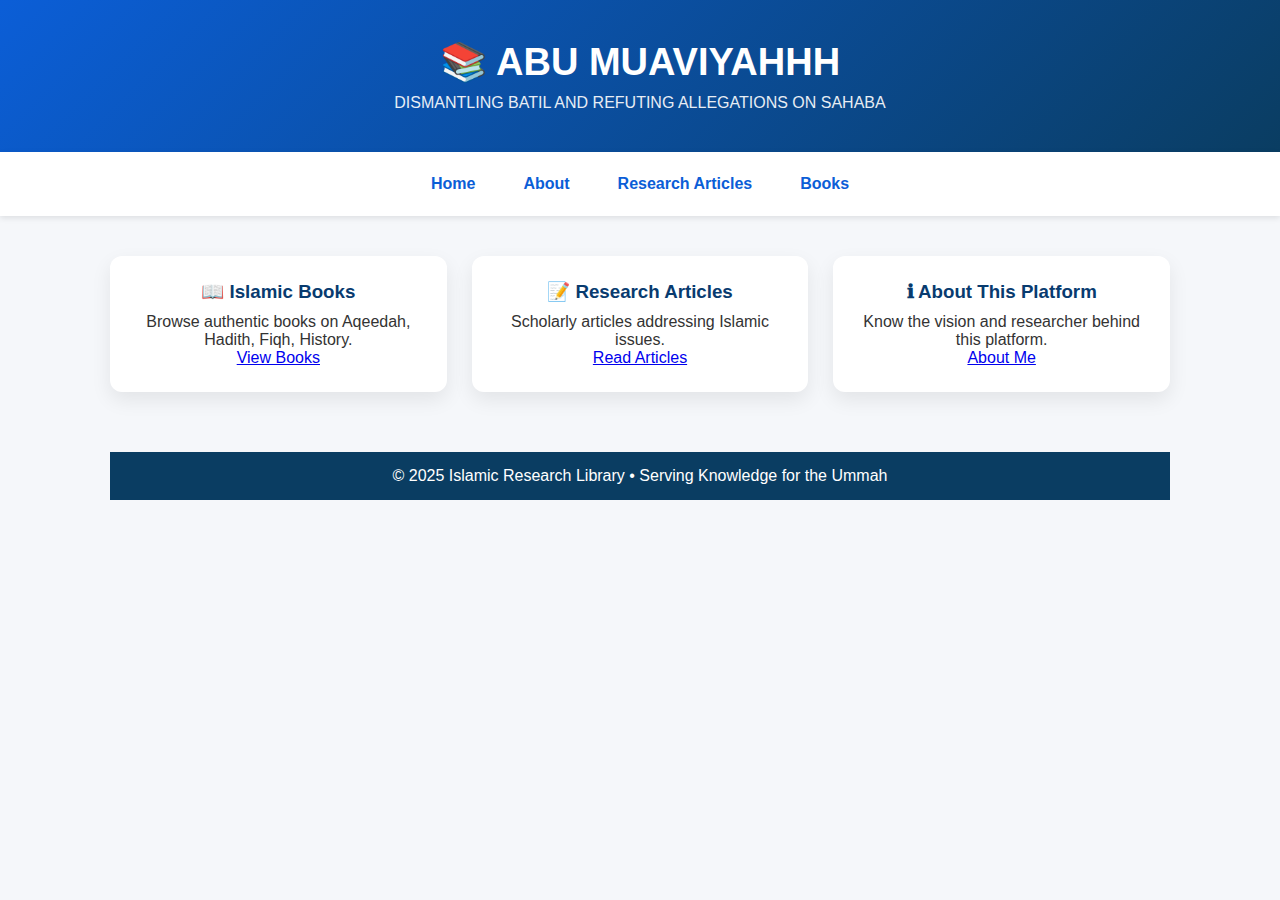
<file: templates/user/index.html>
<!DOCTYPE html>
<html lang="en">
<head>
    <meta charset="UTF-8">
    <title>Islamic Research Library</title>

    <link rel="stylesheet" href="/static/css/style.css">

    <style>
        body {
            font-family: "Segoe UI", Arial, sans-serif;
            margin: 0;
            background: #f5f7fa;
            color: #333;
        }

        header {
            background: linear-gradient(135deg, #0b5ed7, #0a3d62);
            color: white;
            padding: 40px 20px;
            text-align: center;
        }

        nav {
            background: white;
            display: flex;
            justify-content: center;
            gap: 20px;
            padding: 15px;
            box-shadow: 0 2px 6px rgba(0,0,0,0.1);
            position: sticky;
            top: 0;
        }

        nav a {
            text-decoration: none;
            color: #0b5ed7;
            font-weight: 600;
            padding: 8px 14px;
            border-radius: 6px;
        }

        nav a:hover {
            background: #0b5ed7;
            color: white;
        }

        .container {
            max-width: 1100px;
            margin: 40px auto;
            padding: 0 20px;
        }

        .cards {
            display: grid;
            grid-template-columns: repeat(auto-fit, minmax(250px, 1fr));
            gap: 25px;
        }

        .card {
            background: white;
            padding: 25px;
            border-radius: 12px;
            box-shadow: 0 8px 20px rgba(0,0,0,0.08);
            text-align: center;
        }

        footer {
            margin-top: 60px;
            background: #0a3d62;
            color: white;
            text-align: center;
            padding: 15px;
        }
    </style>
</head>

<body>

<header>
    <h1>📚 ABU MUAVIYAHHH</h1>
    <p>DISMANTLING BATIL AND REFUTING ALLEGATIONS ON SAHABA</p>
</header>

<nav>
    <a href="/user">Home</a>
    <a href="/about">About</a>
    <a href="/articles">Research Articles</a>
    <a href="/books">Books</a>

</nav>


<div class="container">
    <div class="cards">

        <div class="card">
            <h3>📖 Islamic Books</h3>
            <p>Browse authentic books on Aqeedah, Hadith, Fiqh, History.</p>
            <a href="/books">View Books</a>
        </div>

        <div class="card">
            <h3>📝 Research Articles</h3>
            <p>Scholarly articles addressing Islamic issues.</p>
            <a href="/articles">Read Articles</a>
        </div>

        <div class="card">
            <h3>ℹ About This Platform</h3>
            <p>Know the vision and researcher behind this platform.</p>
            <a href="/about">About Me</a>
        </div>

     
</div>

<footer>
    © 2025 Islamic Research Library • Serving Knowledge for the Ummah
</footer>

</body>
</html>
</file>
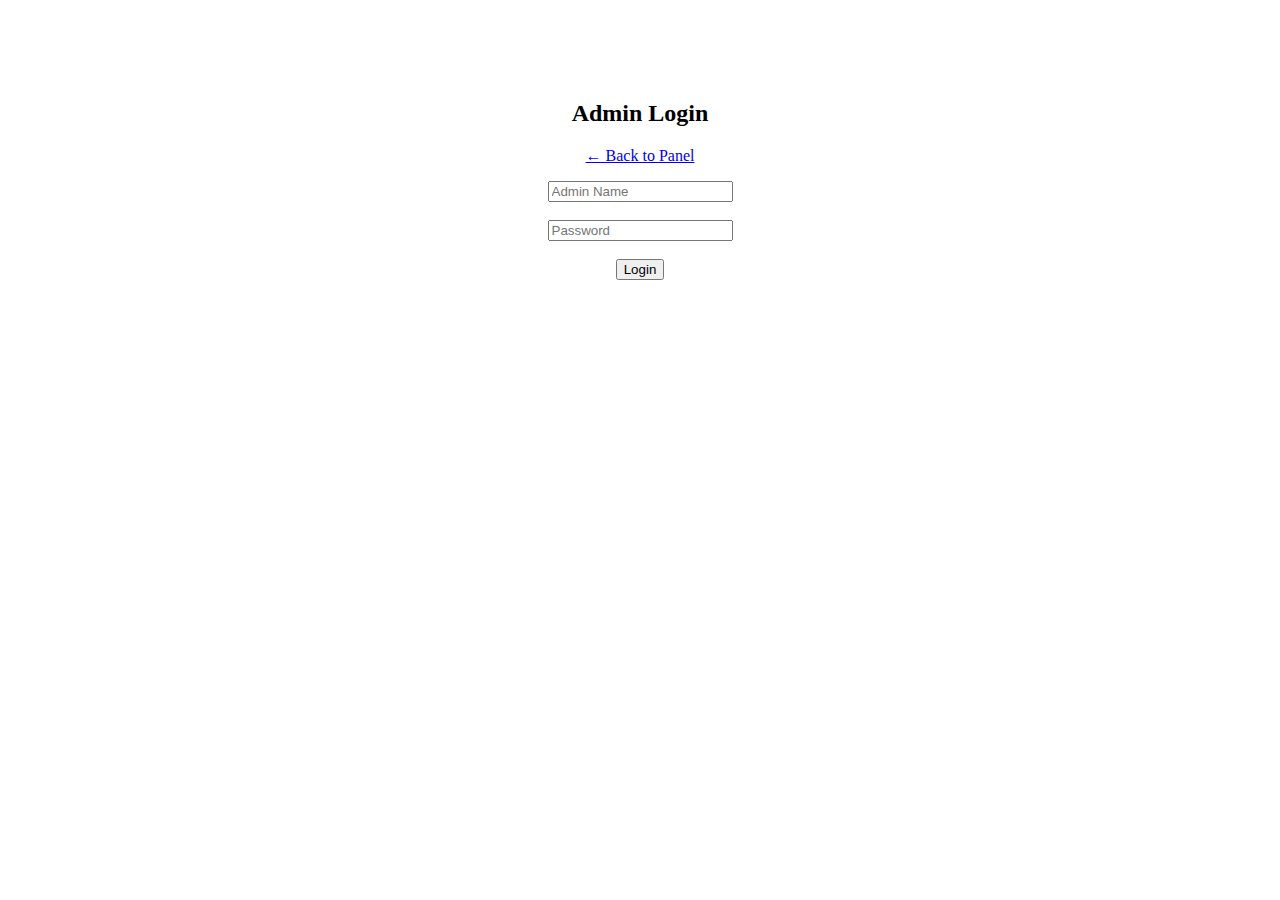
<file: templates/admin/login_admin.html>
<!DOCTYPE html>
<html>
<head>
    <title>Admin Login</title>
</head>
<body style="text-align:center; margin-top:100px;">
    <h2>Admin Login</h2>

<p style="margin-top:20px;">
    <a href="/">← Back to Panel</a>
</p>


    <form method="POST">
        <input type="text" name="username" placeholder="Admin Name" required><br><br>
        <input type="password" name="password" placeholder="Password" required><br><br>
        <button type="submit">Login</button>
    </form>
</body>
</html>
</file>
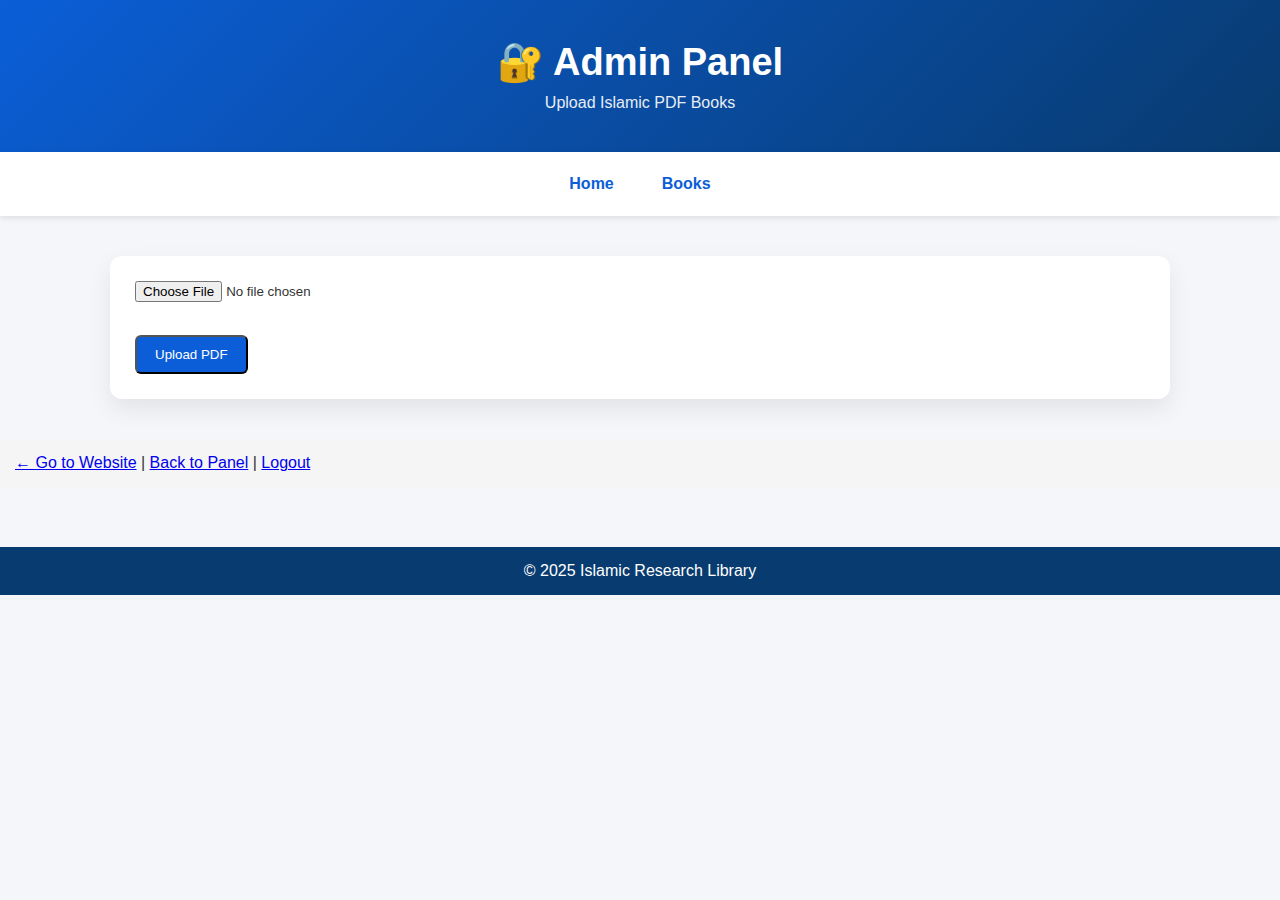
<file: templates/admin/upload.html>
<!DOCTYPE html>
<html>
<head>
    <title>Admin Panel</title>
    <link rel="stylesheet" href="/static/css/style.css">
</head>
<body>

<header>
    <h1>🔐 Admin Panel</h1>
    <p>Upload Islamic PDF Books</p>
</header>

<nav>
    <a href="/">Home</a>
    <a href="/books">Books</a>
</nav>

<div class="container">
    <div class="card">
        <form method="POST" enctype="multipart/form-data">
            <input type="file" name="pdf" required>
            <br><br>
            <button class="btn" type="submit">Upload PDF</button>
        </form>
    </div>
</div>
<div style="padding:15px; background:#f5f5f5;">
    <a href="/user">← Go to Website</a> |
    <a href="/">Back to Panel</a> |
    <a href="/logout">Logout</a>
</div>

<footer>
    © 2025 Islamic Research Library
</footer>

</body>
</html>
</file>
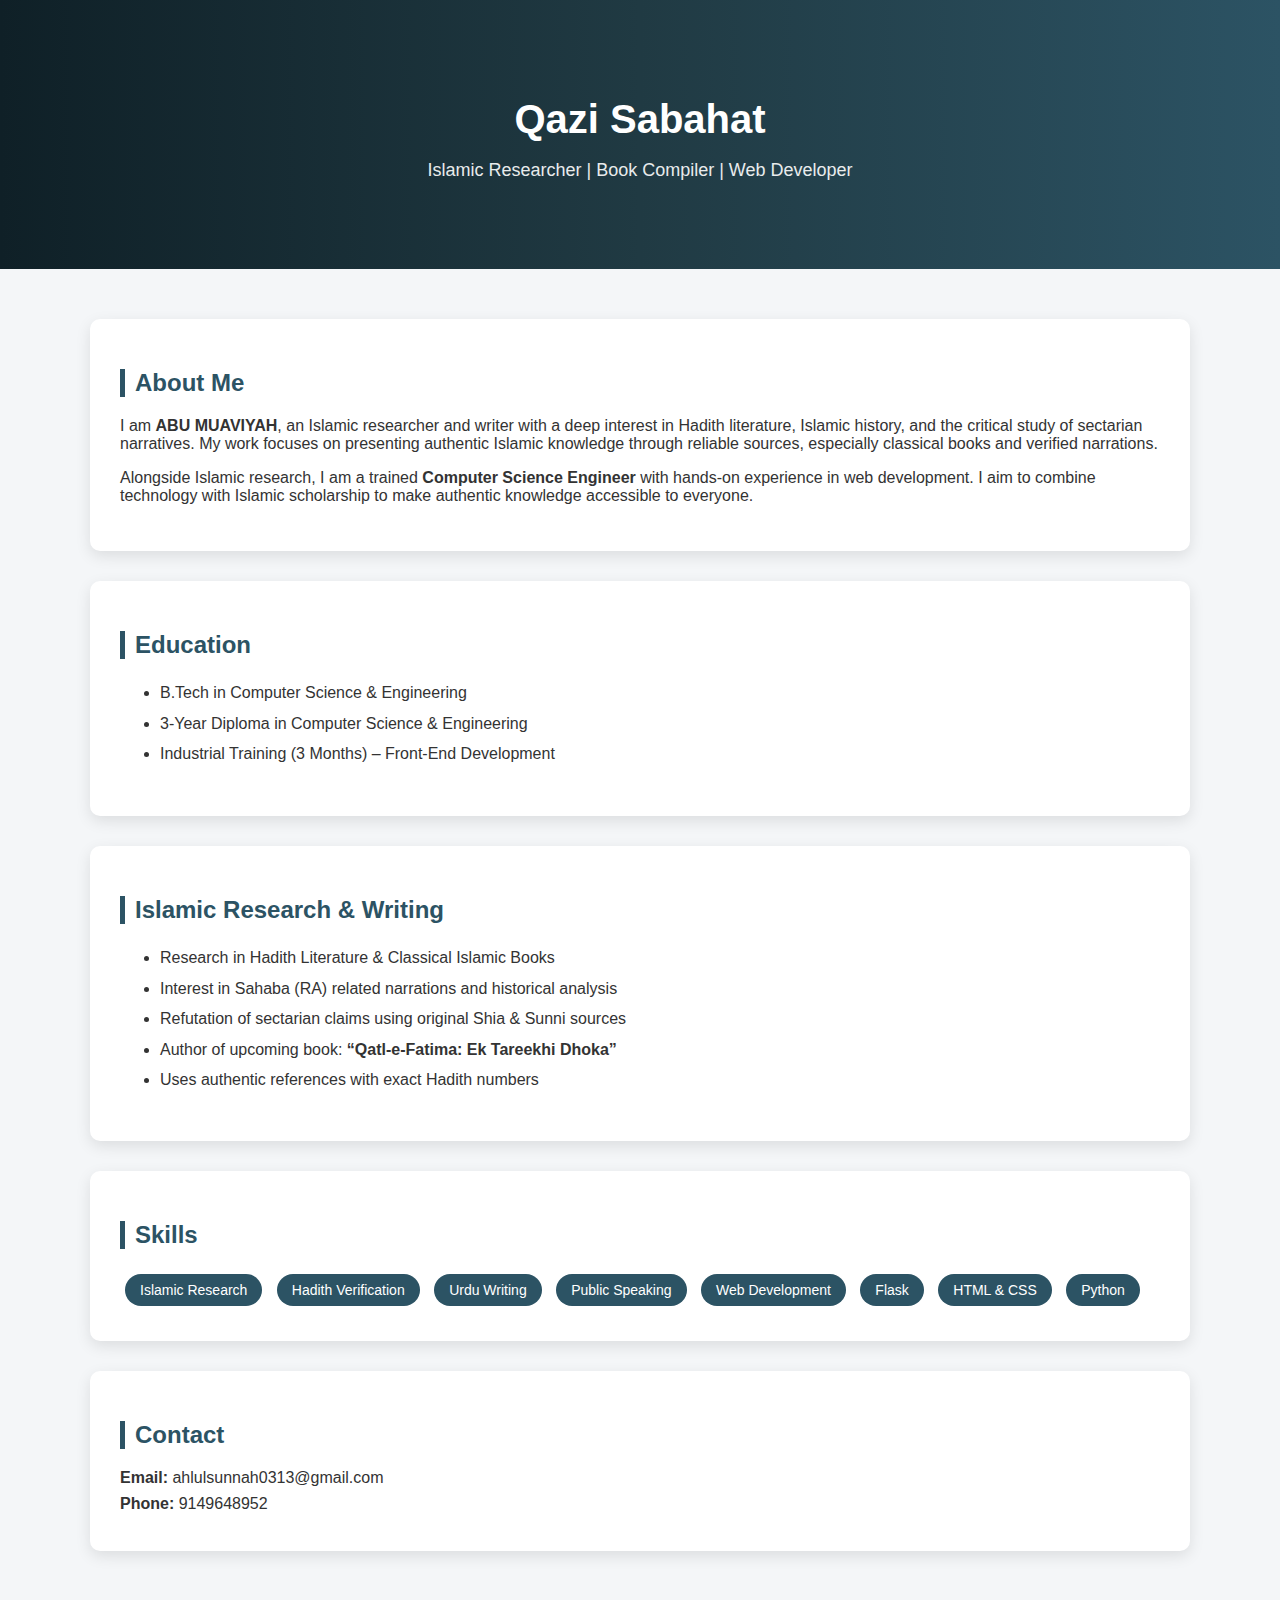
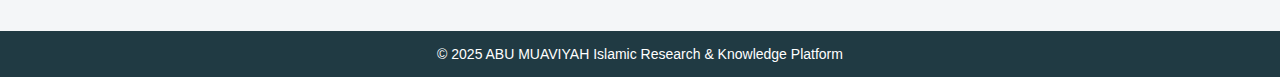
<file: templates/user/about.html>
<!DOCTYPE html>
<html lang="en">
<head>
    <meta charset="UTF-8">
    <title>About Me | Islamic Research & Books</title>

    <style>
        body {
            margin: 0;
            font-family: 'Segoe UI', sans-serif;
            background: #f4f6f8;
            color: #333;
        }

        .hero {
            background: linear-gradient(to right, #0f2027, #203a43, #2c5364);
            color: white;
            padding: 70px 20px;
            text-align: center;
        }

        .hero h1 {
            font-size: 40px;
            margin-bottom: 10px;
        }

        .hero p {
            font-size: 18px;
            opacity: 0.9;
        }

        .container {
            max-width: 1100px;
            margin: auto;
            padding: 50px 20px;
        }

        .card {
            background: white;
            border-radius: 10px;
            padding: 30px;
            box-shadow: 0 5px 15px rgba(0,0,0,0.1);
            margin-bottom: 30px;
        }

        h2 {
            color: #2c5364;
            border-left: 5px solid #2c5364;
            padding-left: 10px;
        }

        ul {
            line-height: 1.9;
        }

        .skills span {
            display: inline-block;
            background: #2c5364;
            color: white;
            padding: 8px 15px;
            margin: 5px;
            border-radius: 20px;
            font-size: 14px;
        }

        .contact p {
            font-size: 16px;
            margin: 8px 0;
        }

        footer {
            background: #203a43;
            color: white;
            text-align: center;
            padding: 15px;
            font-size: 14px;
        }
    </style>
</head>
<body>

    <!-- HERO SECTION -->
    <div class="hero">
        <h1>Qazi Sabahat</h1>
        <p>Islamic Researcher | Book Compiler | Web Developer</p>
    </div>

    <!-- MAIN CONTENT -->
    <div class="container">

        <!-- ABOUT -->
        <div class="card">
            <h2>About Me</h2>
            <p>
                I am <strong>ABU MUAVIYAH</strong>, an Islamic researcher and writer with a deep interest
                in Hadith literature, Islamic history, and the critical study of sectarian narratives.
                My work focuses on presenting authentic Islamic knowledge through reliable sources,
                especially classical books and verified narrations.
            </p>
            <p>
                Alongside Islamic research, I am a trained <strong>Computer Science Engineer</strong>
                with hands-on experience in web development. I aim to combine technology with Islamic
                scholarship to make authentic knowledge accessible to everyone.
            </p>
        </div>

        <!-- EDUCATION -->
        <div class="card">
            <h2>Education</h2>
            <ul>
                <li>B.Tech in Computer Science & Engineering</li>
                <li>3-Year Diploma in Computer Science & Engineering</li>
                <li>Industrial Training (3 Months) – Front-End Development</li>
            </ul>
        </div>

        <!-- ISLAMIC WORK -->
        <div class="card">
            <h2>Islamic Research & Writing</h2>
            <ul>
                <li>Research in Hadith Literature & Classical Islamic Books</li>
                <li>Interest in Sahaba (RA) related narrations and historical analysis</li>
                <li>Refutation of sectarian claims using original Shia & Sunni sources</li>
                <li>Author of upcoming book: <strong>“Qatl-e-Fatima: Ek Tareekhi Dhoka”</strong></li>
                <li>Uses authentic references with exact Hadith numbers</li>
            </ul>
        </div>

        <!-- SKILLS -->
        <div class="card">
            <h2>Skills</h2>
            <div class="skills">
                <span>Islamic Research</span>
                <span>Hadith Verification</span>
                <span>Urdu Writing</span>
                <span>Public Speaking</span>
                <span>Web Development</span>
                <span>Flask</span>
                <span>HTML & CSS</span>
                <span>Python</span>
            </div>
        </div>

        <!-- CONTACT -->
        <div class="card contact">
            <h2>Contact</h2>
            <p><strong>Email:</strong> ahlulsunnah0313@gmail.com</p>
            <p><strong>Phone:</strong> 9149648952</p>
        </div>

    </div>

    <!-- FOOTER -->
    <footer>
        © 2025 ABU MUAVIYAH Islamic Research & Knowledge Platform
    </footer>

</body>
</html>
</file>
<file: static/css/style.css>
* {
    box-sizing: border-box;
    margin: 0;
    padding: 0;
}

body {
    font-family: "Segoe UI", Arial, sans-serif;
    background: #f4f6f9;
    color: #333;
}

header {
    background: linear-gradient(135deg, #0b5ed7, #083b6f);
    color: white;
    padding: 40px 20px;
    text-align: center;
}

header h1 {
    font-size: 38px;
}

header p {
    margin-top: 10px;
    font-size: 16px;
    opacity: 0.9;
}

nav {
    background: white;
    padding: 15px;
    display: flex;
    justify-content: center;
    gap: 20px;
    box-shadow: 0 2px 6px rgba(0,0,0,0.1);
}

nav a {
    text-decoration: none;
    color: #0b5ed7;
    font-weight: 600;
    padding: 8px 14px;
    border-radius: 6px;
}

nav a:hover {
    background: #0b5ed7;
    color: white;
}

.container {
    max-width: 1100px;
    margin: 40px auto;
    padding: 0 20px;
}

.card-grid {
    display: grid;
    grid-template-columns: repeat(auto-fit, minmax(250px, 1fr));
    gap: 25px;
}

.card {
    background: white;
    padding: 25px;
    border-radius: 12px;
    box-shadow: 0 10px 25px rgba(0,0,0,0.08);
}

.card h3 {
    margin-bottom: 10px;
    color: #083b6f;
}

.btn {
    display: inline-block;
    margin-top: 15px;
    background: #0b5ed7;
    color: white;
    padding: 10px 18px;
    border-radius: 6px;
    text-decoration: none;
}

.btn:hover {
    background: #084298;
}

footer {
    background: #083b6f;
    color: white;
    text-align: center;
    padding: 15px;
    margin-top: 60px;
}
</file>
